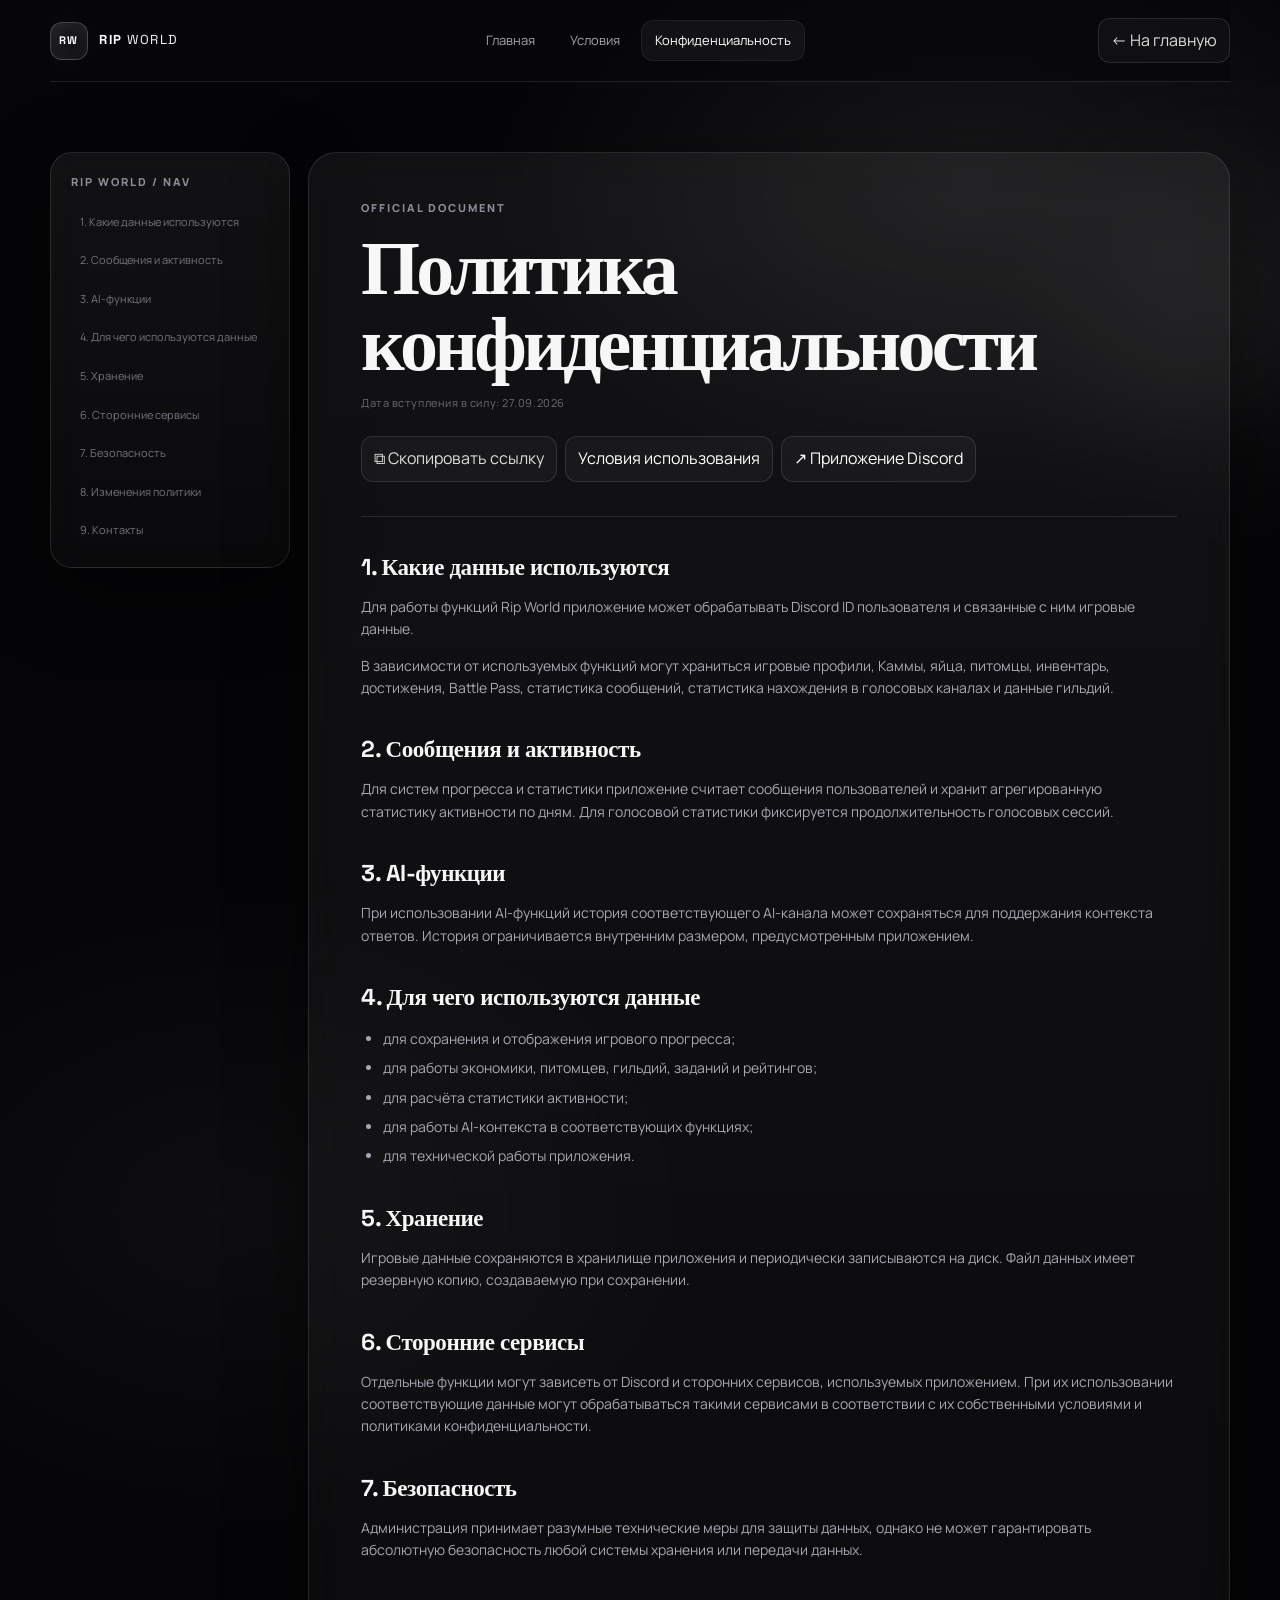
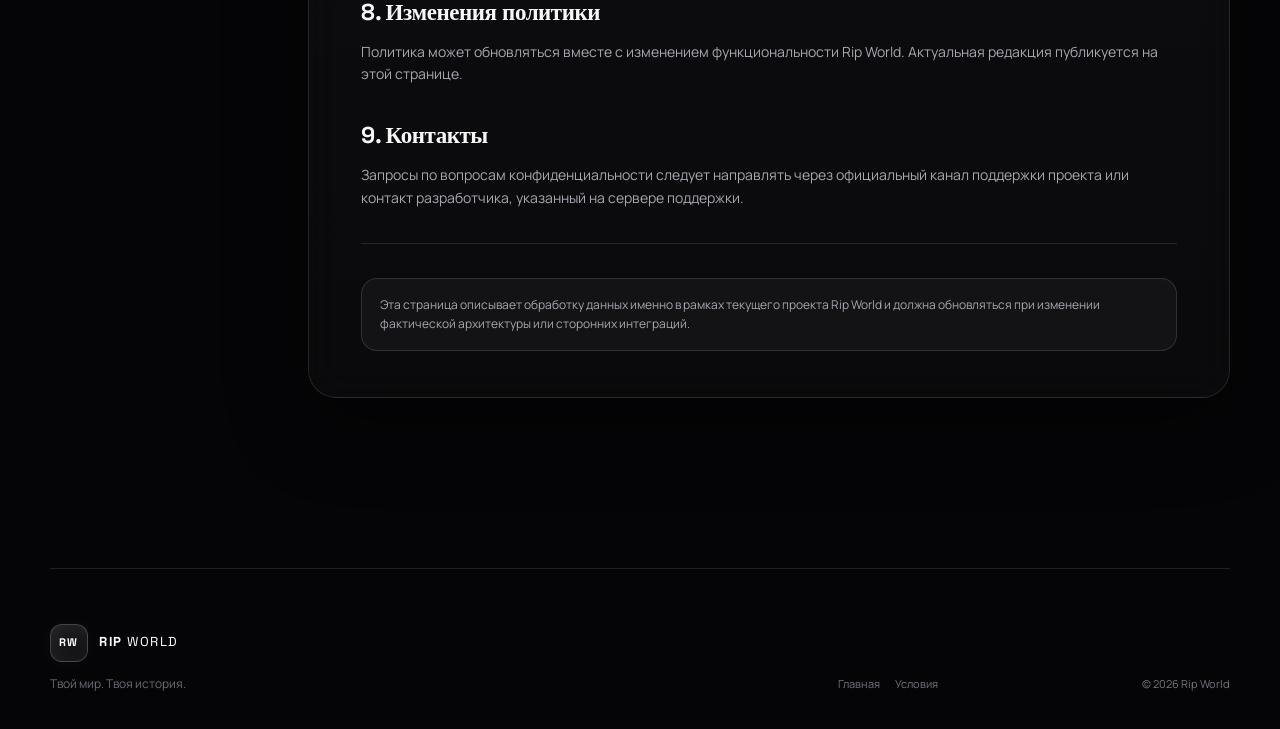
<file: privacy.html>
<!doctype html>
<html lang="ru">
<head><meta charset="utf-8"><meta name="viewport" content="width=device-width,initial-scale=1"><title>Политика конфиденциальности - Rip World</title><meta name="description" content="Официальная политика конфиденциальности Rip World."><meta name="theme-color" content="#08080c"><link rel="preconnect" href="https://fonts.googleapis.com"><link rel="preconnect" href="https://fonts.gstatic.com" crossorigin><link href="https://fonts.googleapis.com/css2?family=Manrope:wght@400;500;600;700;800&family=Sora:wght@500;600;700;800&family=Space+Grotesk:wght@500;600;700&display=swap" rel="stylesheet"><link rel="stylesheet" href="style.css"></head>
<body><div class="bg-grid"></div><div class="orb orb-a"></div><div class="site-shell"><header class="topbar"><a class="brand" href="index.html"><span class="brand-mark">RW</span><span class="brand-name"><b>RIP</b> WORLD</span></a><nav class="nav"><a href="index.html">Главная</a><a href="terms.html">Условия</a><a class="active" href="privacy.html">Конфиденциальность</a></nav><a class="mini-btn" href="index.html">← На главную</a></header><div class="reading-progress"></div><main class="doc-wrap"><div class="doc-layout"><aside class="toc glass"><div class="eyebrow">RIP WORLD / NAV</div><div class="toc-items"></div></aside><article class="doc-article glass reveal in"><div class="eyebrow">OFFICIAL DOCUMENT</div><h1>Политика конфиденциальности</h1><div class="doc-meta">Дата вступления в силу: 27.09.2026</div><div class="doc-actions"><button class="small-btn" data-copy>⧉ Скопировать ссылку</button><a class="small-btn" href="terms.html">Условия использования</a><a class="small-btn" href="https://discord.com/developers/applications/1348290855475220543/information" target="_blank" rel="noopener noreferrer">↗ Приложение Discord</a></div><hr>
<h2>1. Какие данные используются</h2><p>Для работы функций Rip World приложение может обрабатывать Discord ID пользователя и связанные с ним игровые данные.</p><p>В зависимости от используемых функций могут храниться игровые профили, Каммы, яйца, питомцы, инвентарь, достижения, Battle Pass, статистика сообщений, статистика нахождения в голосовых каналах и данные гильдий.</p>
<h2>2. Сообщения и активность</h2><p>Для систем прогресса и статистики приложение считает сообщения пользователей и хранит агрегированную статистику активности по дням. Для голосовой статистики фиксируется продолжительность голосовых сессий.</p>
<h2>3. AI-функции</h2><p>При использовании AI-функций история соответствующего AI-канала может сохраняться для поддержания контекста ответов. История ограничивается внутренним размером, предусмотренным приложением.</p>
<h2>4. Для чего используются данные</h2><ul><li>для сохранения и отображения игрового прогресса;</li><li>для работы экономики, питомцев, гильдий, заданий и рейтингов;</li><li>для расчёта статистики активности;</li><li>для работы AI-контекста в соответствующих функциях;</li><li>для технической работы приложения.</li></ul>
<h2>5. Хранение</h2><p>Игровые данные сохраняются в хранилище приложения и периодически записываются на диск. Файл данных имеет резервную копию, создаваемую при сохранении.</p>
<h2>6. Сторонние сервисы</h2><p>Отдельные функции могут зависеть от Discord и сторонних сервисов, используемых приложением. При их использовании соответствующие данные могут обрабатываться такими сервисами в соответствии с их собственными условиями и политиками конфиденциальности.</p>
<h2>7. Безопасность</h2><p>Администрация принимает разумные технические меры для защиты данных, однако не может гарантировать абсолютную безопасность любой системы хранения или передачи данных.</p>
<h2>8. Изменения политики</h2><p>Политика может обновляться вместе с изменением функциональности Rip World. Актуальная редакция публикуется на этой странице.</p>
<h2>9. Контакты</h2><p>Запросы по вопросам конфиденциальности следует направлять через официальный канал поддержки проекта или контакт разработчика, указанный на сервере поддержки.</p><hr><div class="notice">Эта страница описывает обработку данных именно в рамках текущего проекта Rip World и должна обновляться при изменении фактической архитектуры или сторонних интеграций.</div></article></div></main><footer class="footer"><div><a class="brand footer-brand" href="index.html"><span class="brand-mark">RW</span><span class="brand-name"><b>RIP</b> WORLD</span></a><p>Твой мир. Твоя история.</p></div><div class="footer-links"><a href="index.html">Главная</a><a href="terms.html">Условия</a></div><div class="footer-copy">© <span id="year"></span> Rip World</div></footer></div><script src="script.js"></script></body></html>
</file>
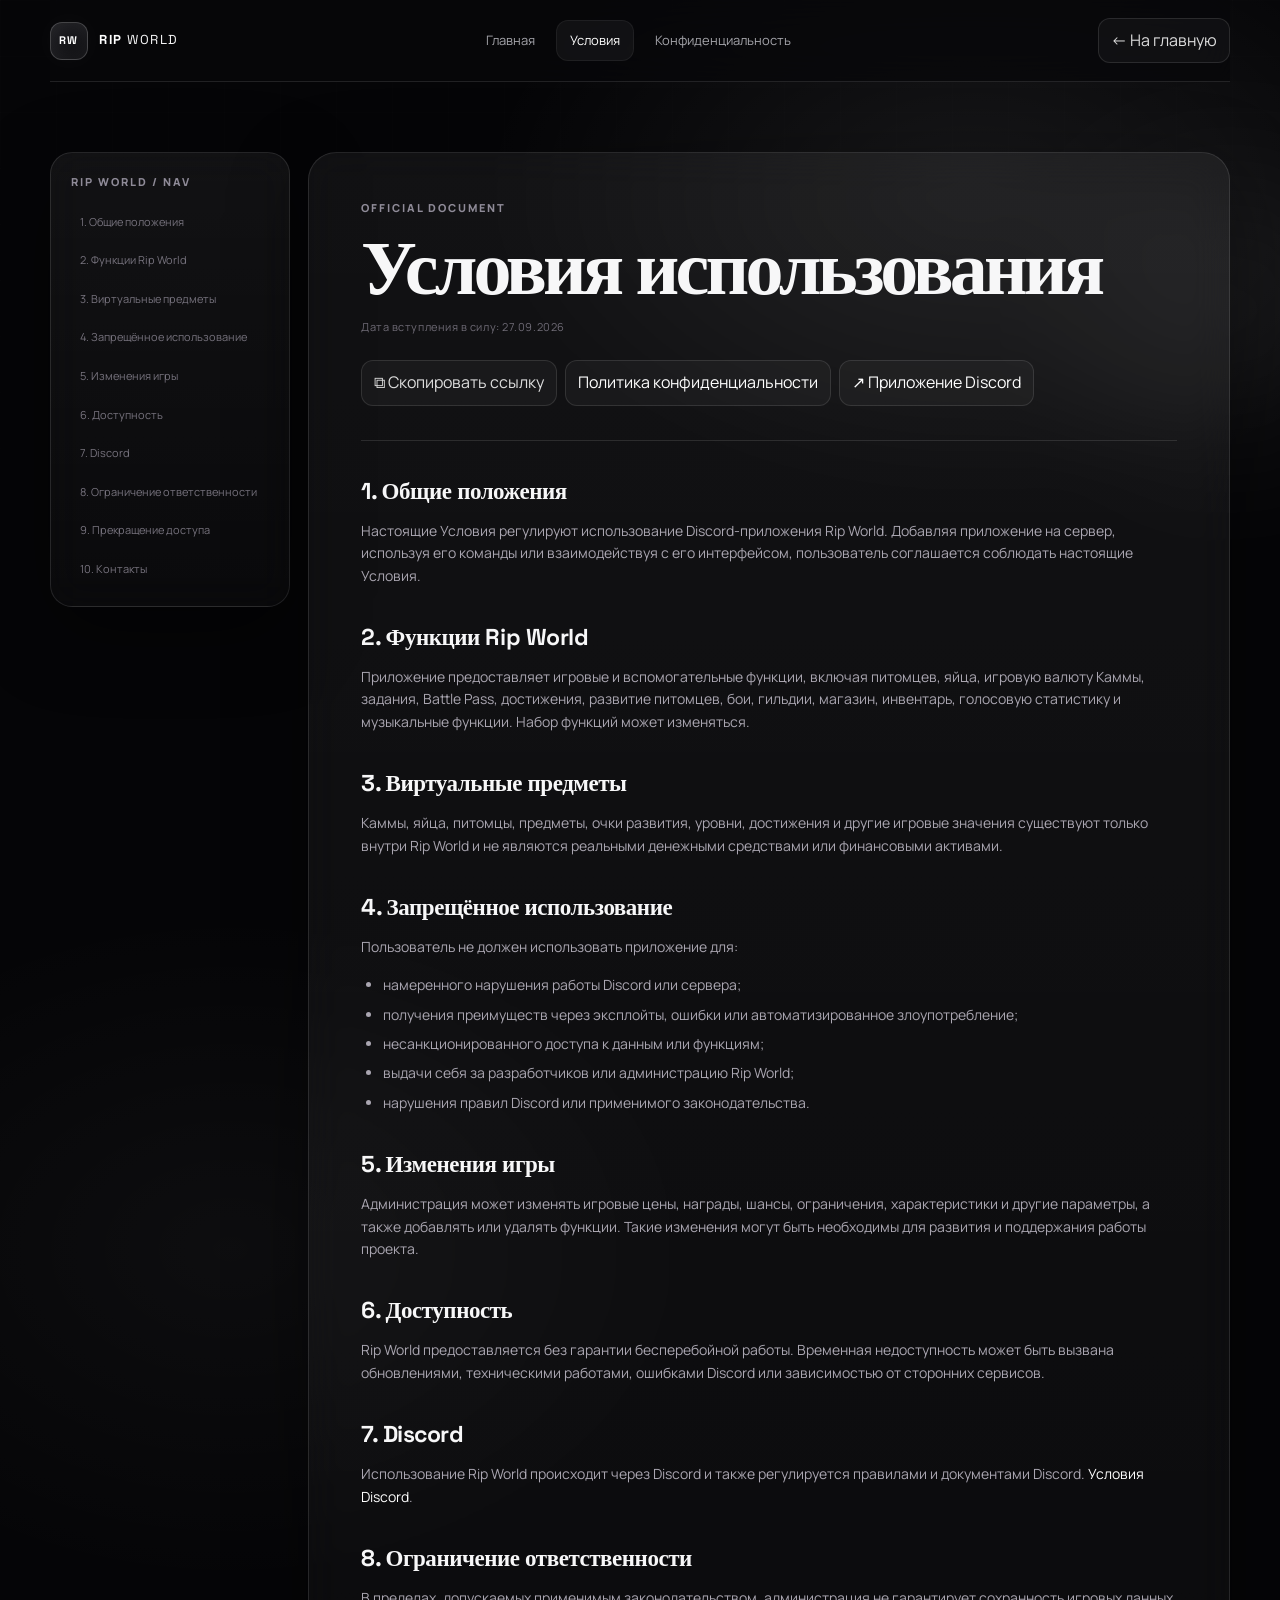
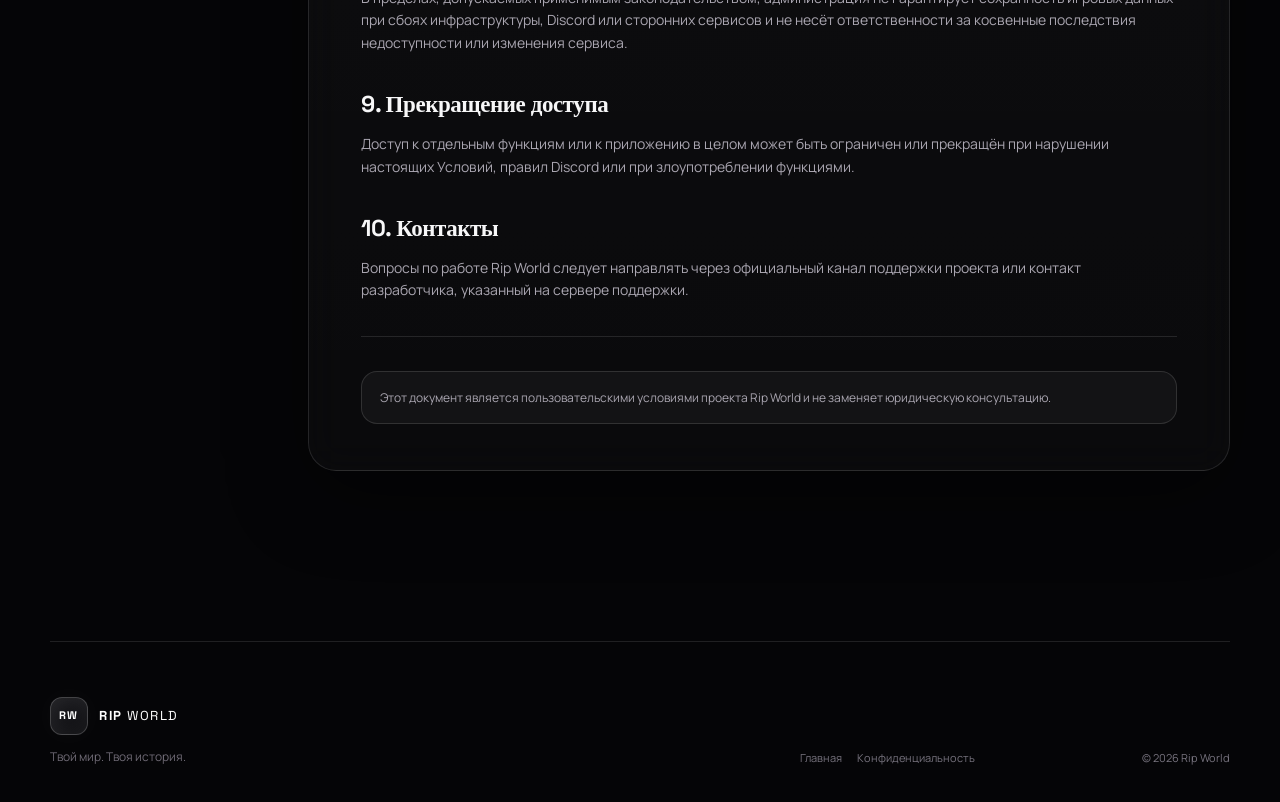
<file: terms.html>
<!doctype html>
<html lang="ru">
<head><meta charset="utf-8"><meta name="viewport" content="width=device-width,initial-scale=1"><title>Условия использования - Rip World</title><meta name="description" content="Официальные условия использования Rip World."><meta name="theme-color" content="#08080c"><link rel="preconnect" href="https://fonts.googleapis.com"><link rel="preconnect" href="https://fonts.gstatic.com" crossorigin><link href="https://fonts.googleapis.com/css2?family=Manrope:wght@400;500;600;700;800&family=Sora:wght@500;600;700;800&family=Space+Grotesk:wght@500;600;700&display=swap" rel="stylesheet"><link rel="stylesheet" href="style.css"></head>
<body><div class="bg-grid"></div><div class="orb orb-a"></div><div class="site-shell"><header class="topbar"><a class="brand" href="index.html"><span class="brand-mark">RW</span><span class="brand-name"><b>RIP</b> WORLD</span></a><nav class="nav"><a href="index.html">Главная</a><a class="active" href="terms.html">Условия</a><a href="privacy.html">Конфиденциальность</a></nav><a class="mini-btn" href="index.html">← На главную</a></header><div class="reading-progress"></div><main class="doc-wrap"><div class="doc-layout"><aside class="toc glass"><div class="eyebrow">RIP WORLD / NAV</div><div class="toc-items"></div></aside><article class="doc-article glass reveal in"><div class="eyebrow">OFFICIAL DOCUMENT</div><h1>Условия использования</h1><div class="doc-meta">Дата вступления в силу: 27.09.2026</div><div class="doc-actions"><button class="small-btn" data-copy>⧉ Скопировать ссылку</button><a class="small-btn" href="privacy.html">Политика конфиденциальности</a><a class="small-btn" href="https://discord.com/developers/applications/1348290855475220543/information" target="_blank" rel="noopener noreferrer">↗ Приложение Discord</a></div><hr>
<h2>1. Общие положения</h2><p>Настоящие Условия регулируют использование Discord-приложения Rip World. Добавляя приложение на сервер, используя его команды или взаимодействуя с его интерфейсом, пользователь соглашается соблюдать настоящие Условия.</p>
<h2>2. Функции Rip World</h2><p>Приложение предоставляет игровые и вспомогательные функции, включая питомцев, яйца, игровую валюту Каммы, задания, Battle Pass, достижения, развитие питомцев, бои, гильдии, магазин, инвентарь, голосовую статистику и музыкальные функции. Набор функций может изменяться.</p>
<h2>3. Виртуальные предметы</h2><p>Каммы, яйца, питомцы, предметы, очки развития, уровни, достижения и другие игровые значения существуют только внутри Rip World и не являются реальными денежными средствами или финансовыми активами.</p>
<h2>4. Запрещённое использование</h2><p>Пользователь не должен использовать приложение для:</p><ul><li>намеренного нарушения работы Discord или сервера;</li><li>получения преимуществ через эксплойты, ошибки или автоматизированное злоупотребление;</li><li>несанкционированного доступа к данным или функциям;</li><li>выдачи себя за разработчиков или администрацию Rip World;</li><li>нарушения правил Discord или применимого законодательства.</li></ul>
<h2>5. Изменения игры</h2><p>Администрация может изменять игровые цены, награды, шансы, ограничения, характеристики и другие параметры, а также добавлять или удалять функции. Такие изменения могут быть необходимы для развития и поддержания работы проекта.</p>
<h2>6. Доступность</h2><p>Rip World предоставляется без гарантии бесперебойной работы. Временная недоступность может быть вызвана обновлениями, техническими работами, ошибками Discord или зависимостью от сторонних сервисов.</p>
<h2>7. Discord</h2><p>Использование Rip World происходит через Discord и также регулируется правилами и документами Discord. <a href="https://discord.com/terms" target="_blank" rel="noopener noreferrer">Условия Discord</a>.</p>
<h2>8. Ограничение ответственности</h2><p>В пределах, допускаемых применимым законодательством, администрация не гарантирует сохранность игровых данных при сбоях инфраструктуры, Discord или сторонних сервисов и не несёт ответственности за косвенные последствия недоступности или изменения сервиса.</p>
<h2>9. Прекращение доступа</h2><p>Доступ к отдельным функциям или к приложению в целом может быть ограничен или прекращён при нарушении настоящих Условий, правил Discord или при злоупотреблении функциями.</p>
<h2>10. Контакты</h2><p>Вопросы по работе Rip World следует направлять через официальный канал поддержки проекта или контакт разработчика, указанный на сервере поддержки.</p><hr><div class="notice">Этот документ является пользовательскими условиями проекта Rip World и не заменяет юридическую консультацию.</div></article></div></main><footer class="footer"><div><a class="brand footer-brand" href="index.html"><span class="brand-mark">RW</span><span class="brand-name"><b>RIP</b> WORLD</span></a><p>Твой мир. Твоя история.</p></div><div class="footer-links"><a href="index.html">Главная</a><a href="privacy.html">Конфиденциальность</a></div><div class="footer-copy">© <span id="year"></span> Rip World</div></footer></div><script src="script.js"></script></body></html>
</file>
<file: style.css>
:root{
  --bg:#07070a;--bg2:#0b0b10;--panel:rgba(17,17,24,.72);--panel-2:rgba(24,24,32,.82);
  --text:#f4f3f5;--muted:#aaa7b3;--line:rgba(255,255,255,.10);--line-strong:rgba(255,255,255,.18);
  --accent:#ff304f;--accent-2:#ff6c7f;--accent-soft:rgba(255,48,79,.16);--success:#7bf2b0;
  --shadow:0 24px 80px rgba(0,0,0,.42);--radius:26px;--max:1180px;
}
*{box-sizing:border-box}html{scroll-behavior:smooth}body{margin:0;background:radial-gradient(800px 500px at 75% 8%,rgba(255,48,79,.10),transparent 60%),radial-gradient(700px 500px at 15% 45%,rgba(120,80,255,.07),transparent 65%),var(--bg);color:var(--text);font-family:Manrope,system-ui,sans-serif;line-height:1.6;overflow-x:hidden}.site-shell{width:min(calc(100% - 40px),var(--max));margin:0 auto}.bg-grid{position:fixed;inset:0;pointer-events:none;opacity:.35;background-image:linear-gradient(rgba(255,255,255,.03) 1px,transparent 1px),linear-gradient(90deg,rgba(255,255,255,.03) 1px,transparent 1px);background-size:56px 56px;mask-image:linear-gradient(to bottom,#000,transparent 82%);z-index:-4}.noise{position:fixed;inset:0;pointer-events:none;opacity:.045;background-image:url("data:image/svg+xml,%3Csvg viewBox='0 0 180 180' xmlns='http://www.w3.org/2000/svg'%3E%3Cfilter id='n'%3E%3CfeTurbulence type='fractalNoise' baseFrequency='.9' numOctaves='2' stitchTiles='stitch'/%3E%3C/filter%3E%3Crect width='100%25' height='100%25' filter='url(%23n)' opacity='.7'/%3E%3C/svg%3E");z-index:5}.cursor-glow{position:fixed;width:420px;height:420px;border-radius:50%;pointer-events:none;transform:translate(-50%,-50%);background:radial-gradient(circle,rgba(255,48,79,.11),transparent 68%);z-index:-2;filter:blur(8px);transition:left .12s ease-out,top .12s ease-out}.orb{position:fixed;border-radius:50%;filter:blur(90px);pointer-events:none;z-index:-3}.orb-a{width:260px;height:260px;right:-80px;top:20%;background:rgba(255,48,79,.13);animation:floatA 9s ease-in-out infinite}.orb-b{width:240px;height:240px;left:-90px;top:58%;background:rgba(104,75,255,.10);animation:floatB 12s ease-in-out infinite}@keyframes floatA{50%{transform:translate(-40px,40px)}}@keyframes floatB{50%{transform:translate(50px,-30px)}}
a{color:inherit;text-decoration:none}.topbar{height:82px;display:flex;align-items:center;justify-content:space-between;border-bottom:1px solid var(--line);position:sticky;top:0;z-index:30;backdrop-filter:blur(18px);background:rgba(7,7,10,.72)}.brand{display:flex;align-items:center;gap:11px;font-family:"Space Grotesk",sans-serif;letter-spacing:.12em;font-size:13px}.brand-mark{display:grid;place-items:center;width:38px;height:38px;border:1px solid rgba(255,48,79,.35);border-radius:12px;background:linear-gradient(145deg,#191117,#0d0c11);box-shadow:inset 0 0 24px rgba(255,48,79,.12),0 0 28px rgba(255,48,79,.06);font-size:11px;font-weight:700;color:#fff}.brand-name b{color:var(--accent)}.nav{display:flex;gap:7px}.nav a{padding:10px 14px;border-radius:12px;color:var(--muted);font-size:13px;transition:.22s}.nav a:hover,.nav a.active{background:rgba(255,255,255,.045);color:#fff}.nav a.active{box-shadow:inset 0 0 0 1px rgba(255,255,255,.06)}.top-actions{display:flex;gap:8px;align-items:center}.icon-btn,.mini-btn,.small-btn{font:inherit;border:1px solid var(--line);background:rgba(255,255,255,.035);color:#ddd;padding:9px 12px;border-radius:12px;cursor:pointer;transition:.22s}.icon-btn{width:40px;height:40px;padding:0}.icon-btn:hover,.mini-btn:hover,.small-btn:hover{border-color:var(--line-strong);background:rgba(255,255,255,.07);transform:translateY(-1px)}.section{padding:102px 0}.hero{min-height:720px;display:grid;grid-template-columns:1.05fr .95fr;align-items:center;gap:50px;padding-top:100px}.eyebrow{font-size:11px;letter-spacing:.18em;color:#8f8b98;font-weight:800;text-transform:uppercase}.status-dot{display:inline-block;width:7px;height:7px;border-radius:50%;background:var(--accent);box-shadow:0 0 14px var(--accent);margin-right:7px}.hero h1{font-family:"Space Grotesk",sans-serif;font-size:clamp(58px,8vw,104px);line-height:.93;letter-spacing:-.06em;margin:18px 0 24px;max-width:800px}.hero h1 span,.feature-copy h2 span{color:var(--accent)}.hero-lead{max-width:650px;color:#b7b3bf;font-size:17px;line-height:1.8}.hero-actions{display:flex;gap:10px;flex-wrap:wrap;margin:32px 0 20px}.btn{display:inline-flex;align-items:center;justify-content:center;gap:14px;min-height:48px;padding:0 18px;border-radius:14px;border:1px solid var(--line);background:rgba(255,255,255,.035);font-weight:700;font-size:13px;transition:.25s}.btn:hover{transform:translateY(-2px);border-color:var(--line-strong);background:rgba(255,255,255,.07)}.btn-primary{background:linear-gradient(135deg,#ff304f,#e41e3b);border-color:transparent;color:#fff;box-shadow:0 12px 34px rgba(255,48,79,.22)}.btn-primary:hover{box-shadow:0 18px 42px rgba(255,48,79,.30)}.hero-pills{display:flex;gap:8px;flex-wrap:wrap}.hero-pills span{border:1px solid var(--line);background:rgba(255,255,255,.03);border-radius:99px;padding:7px 10px;font-size:10px;letter-spacing:.14em;color:#87838e}.hero-visual{height:560px;position:relative;display:grid;place-items:center}.core-ring{position:absolute;border:1px solid rgba(255,48,79,.24);border-radius:50%;box-shadow:0 0 80px rgba(255,48,79,.05)}.ring-1{width:300px;height:300px;animation:spin 22s linear infinite}.ring-2{width:420px;height:420px;border-style:dashed;animation:spin 30s linear reverse infinite}.ring-3{width:510px;height:510px;opacity:.45;animation:pulse 4s ease-in-out infinite}@keyframes spin{to{transform:rotate(360deg)}}@keyframes pulse{50%{transform:scale(1.03);opacity:.22}}.core-card{width:290px;height:350px;position:relative;display:flex;flex-direction:column;align-items:center;padding:20px;border-radius:28px;overflow:hidden;box-shadow:var(--shadow)}.glass{background:linear-gradient(180deg,rgba(255,255,255,.055),rgba(255,255,255,.025));border:1px solid var(--line);backdrop-filter:blur(18px);box-shadow:var(--shadow)}.core-card:before{content:"";position:absolute;inset:-30%;background:conic-gradient(from 180deg,transparent 0 28%,rgba(255,48,79,.16),transparent 42% 65%,rgba(110,80,255,.10),transparent 78%);animation:spin 12s linear infinite}.core-card>*{position:relative}.core-top{width:100%;display:flex;justify-content:space-between;color:#7f7b86;font-size:9px;letter-spacing:.16em}.core-logo{margin-top:64px;width:128px;height:128px;border-radius:35px;display:grid;place-items:center;font:800 34px/1 "Space Grotesk";border:1px solid rgba(255,48,79,.35);background:radial-gradient(circle at 50% 35%,rgba(255,48,79,.18),rgba(8,8,12,.88) 65%);box-shadow:inset 0 0 45px rgba(255,48,79,.10),0 0 50px rgba(255,48,79,.10)}.core-caption{margin-top:30px;text-align:center;color:#8c8893;font-size:10px;letter-spacing:.18em}.core-caption b{color:#fff;font-size:14px;letter-spacing:.13em}.core-lines{width:100%;display:grid;gap:8px;margin-top:auto}.core-lines i{height:2px;background:linear-gradient(90deg,transparent,rgba(255,255,255,.20),transparent)}.floating-tag{position:absolute;padding:9px 11px;border-radius:12px;border:1px solid var(--line);background:rgba(10,10,14,.76);box-shadow:0 10px 30px rgba(0,0,0,.3);font-size:10px;letter-spacing:.14em;color:#b6b2bd;animation:tagFloat 5s ease-in-out infinite}.tag-a{top:26%;left:6%}.tag-b{bottom:18%;right:2%;animation-delay:-2s}.tag-c{top:13%;right:12%;animation-delay:-4s}@keyframes tagFloat{50%{transform:translateY(-8px)}}.ticker{overflow:hidden;border-top:1px solid var(--line);border-bottom:1px solid var(--line);margin:0 -50vw;transform:translateX(50vw);background:rgba(255,255,255,.015)}.ticker-track{display:flex;width:max-content;gap:28px;padding:15px 0;animation:ticker 28s linear infinite;font-family:"Space Grotesk";font-size:11px;letter-spacing:.17em;color:#77737e}@keyframes ticker{to{transform:translateX(-50%)}}.ticker b{color:var(--accent);font-weight:500}.section-heading{display:flex;align-items:end;justify-content:space-between;gap:30px;margin-bottom:30px}.section-heading h2,.feature-copy h2,.cta h2{font-family:"Space Grotesk";font-size:clamp(33px,4.5vw,60px);line-height:1.05;letter-spacing:-.04em;margin:9px 0 10px}.section-heading p,.feature-copy p,.cta p{color:var(--muted);max-width:720px;margin:0}.search-box{width:min(320px,100%);height:46px;display:flex;align-items:center;gap:10px;padding:0 13px;border:1px solid var(--line);border-radius:14px;background:rgba(255,255,255,.03)}.search-box span{color:#77737e}.search-box input{border:0;outline:0;background:transparent;color:#fff;width:100%;font:inherit;font-size:13px}.tabs{display:flex;gap:8px;flex-wrap:wrap;margin-bottom:18px}.tab{border:1px solid var(--line);background:rgba(255,255,255,.028);color:#98949f;border-radius:12px;padding:9px 13px;font:600 12px Manrope;cursor:pointer;transition:.2s}.tab:hover,.tab.active{color:#fff;background:rgba(255,48,79,.10);border-color:rgba(255,48,79,.28)}.system-grid{display:grid;grid-template-columns:repeat(4,1fr);gap:12px}.system-card{padding:22px;min-height:238px;position:relative;overflow:hidden;transition:.28s}.system-card:before{content:"";position:absolute;width:120px;height:120px;right:-50px;top:-50px;border-radius:50%;background:rgba(255,48,79,.10);filter:blur(22px);opacity:.7}.system-card:hover{transform:translateY(-6px);border-color:rgba(255,255,255,.16);box-shadow:0 25px 70px rgba(0,0,0,.45),0 0 0 1px rgba(255,48,79,.05)}.system-index{font:700 10px/1 "Space Grotesk";color:#5e5a64}.system-icon{margin-top:22px;width:46px;height:46px;display:grid;place-items:center;border:1px solid rgba(255,255,255,.10);border-radius:14px;background:rgba(255,255,255,.03);font-size:20px}.system-card h3{font:700 18px "Space Grotesk";margin:18px 0 7px}.system-card p{font-size:13px;color:#97939e;margin:0 0 22px}.system-link{position:absolute;bottom:20px;left:22px;font-size:9px;letter-spacing:.17em;color:#77737d}.system-link b{color:var(--accent);font-size:14px;margin-left:5px}.empty-search{text-align:center;padding:40px;color:#77737d;border:1px dashed var(--line);border-radius:18px;margin-top:12px}.feature-split{display:grid;grid-template-columns:1fr 1fr;gap:50px;align-items:center}.terminal-card{overflow:hidden;border-radius:28px}.terminal-head{height:54px;display:flex;align-items:center;justify-content:space-between;padding:0 18px;border-bottom:1px solid var(--line);font-size:10px;letter-spacing:.14em;color:#75717c}.terminal-head>span:first-child{display:flex;gap:6px}.terminal-head i{width:7px;height:7px;background:#56515c;border-radius:50%}.terminal-body{padding:28px 22px 32px;font:600 12px/2 "Space Grotesk",monospace;color:#8e8994;min-height:290px;background:radial-gradient(circle at 70% 10%,rgba(255,48,79,.08),transparent 40%)}.terminal-body p{margin:0}.terminal-body em{font-style:normal;color:#5f5a64;padding-right:14px}.terminal-ok{color:#d1ced5!important}.terminal-prompt{margin-top:22px;color:#77737d}.terminal-prompt span:first-child{color:var(--accent)}.terminal-prompt b{color:#fff}.blink{animation:blink 1s steps(1) infinite;color:var(--accent)}@keyframes blink{50%{opacity:0}}.mini-stats{display:grid;grid-template-columns:repeat(3,1fr);gap:10px;margin-top:28px}.mini-stats div{padding:15px;border:1px solid var(--line);border-radius:16px;background:rgba(255,255,255,.025)}.mini-stats b{font:700 22px "Space Grotesk"}.mini-stats span{display:block;margin-top:4px;color:#7c7882;font-size:10px;text-transform:uppercase;letter-spacing:.1em}.docs-grid{display:grid;grid-template-columns:1fr 1fr;gap:12px}.doc-card{padding:24px;display:grid;grid-template-columns:46px 1fr 25px;gap:18px;align-items:center;border-radius:22px;transition:.25s}.doc-card:hover{transform:translateY(-4px);border-color:rgba(255,255,255,.16)}.doc-num{width:42px;height:42px;display:grid;place-items:center;border:1px solid rgba(255,48,79,.25);border-radius:14px;color:var(--accent);font:700 12px "Space Grotesk"}.doc-card small{font-size:9px;color:#6f6b76;letter-spacing:.16em}.doc-card h3{font:700 18px "Space Grotesk";margin:6px 0}.doc-card p{margin:0;color:#8f8b96;font-size:12px}.doc-arrow{color:var(--accent);font-size:20px}.faq-list{display:grid;gap:10px}.faq-list details{padding:19px 22px;border-radius:18px}.faq-list summary{cursor:pointer;list-style:none;font:700 15px "Space Grotesk";display:flex;justify-content:space-between;gap:20px}.faq-list summary::-webkit-details-marker{display:none}.faq-list summary:after{content:'+';color:var(--accent);font-size:20px}.faq-list details[open] summary:after{content:'−'}.faq-list p{color:#8f8b96;margin:13px 0 0;max-width:880px;font-size:13px}.cta{position:relative;overflow:hidden;display:flex;align-items:center;justify-content:space-between;gap:30px;padding:42px;border-radius:30px;border:1px solid rgba(255,48,79,.22);background:linear-gradient(120deg,rgba(255,48,79,.08),rgba(255,255,255,.028) 45%,rgba(90,70,180,.07));box-shadow:0 30px 90px rgba(0,0,0,.38)}.cta-glow{position:absolute;width:420px;height:420px;right:-170px;top:-190px;background:radial-gradient(circle,rgba(255,48,79,.19),transparent 68%);filter:blur(25px);pointer-events:none}.cta>*{position:relative}.cta h2{font-size:clamp(30px,4vw,50px);margin-bottom:10px}.cta-actions{display:flex;gap:8px;flex-wrap:wrap}.footer{padding:55px 0 36px;display:grid;grid-template-columns:1.3fr 1fr auto;align-items:end;gap:30px;border-top:1px solid var(--line);margin-top:100px;color:#77737e}.footer-brand{color:#fff}.footer p{margin:12px 0 0;font-size:12px;color:#6f6a75}.footer-links{display:flex;gap:15px;justify-content:center;flex-wrap:wrap;font-size:11px}.footer-links a:hover{color:#fff}.footer-copy{font-size:11px;text-align:right}.reveal{opacity:0;transform:translateY(18px);transition:opacity .65s ease,transform .65s ease}.reveal.in{opacity:1;transform:none}.calm .core-ring,.calm .orb,.calm .floating-tag,.calm .ticker-track,.calm .cursor-glow{animation:none!important}.calm .cursor-glow{opacity:0}.hidden-filter{display:none!important}
@media (max-width:1000px){.nav{display:none}.hero{grid-template-columns:1fr}.hero-visual{order:-1;height:480px}.system-grid{grid-template-columns:repeat(2,1fr)}.feature-split{grid-template-columns:1fr}.docs-grid{grid-template-columns:1fr}.footer{grid-template-columns:1fr 1fr}.footer-copy{text-align:left}.section-heading{align-items:start;flex-direction:column}.search-box{width:100%}}
@media (max-width:640px){.site-shell{width:min(calc(100% - 22px),var(--max))}.topbar{height:70px}.mini-btn{display:none}.hero{min-height:auto;padding-top:70px;gap:14px}.hero h1{font-size:56px}.hero-lead{font-size:14px}.hero-visual{height:390px}.ring-1{width:220px;height:220px}.ring-2{width:300px;height:300px}.ring-3{width:350px;height:350px}.core-card{width:240px;height:300px}.core-logo{width:100px;height:100px;margin-top:45px}.tag-a{left:0}.tag-c{right:0}.ticker{margin:0 -11px;transform:none}.section{padding:72px 0}.system-grid{grid-template-columns:1fr}.mini-stats{grid-template-columns:1fr}.cta{padding:28px;align-items:flex-start;flex-direction:column}.footer{grid-template-columns:1fr;margin-top:70px}.footer-links{justify-content:flex-start}.footer-copy{text-align:left}.navlinks{display:none}}
@media (prefers-reduced-motion:reduce){html{scroll-behavior:auto}.reveal{transition:none}.orb,.core-ring,.floating-tag,.ticker-track,.blink{animation:none!important}.cursor-glow{display:none}}

/* Legal pages */
.doc-wrap{padding:70px 0}.reading-progress{position:fixed;left:0;top:0;height:2px;width:0;background:linear-gradient(90deg,var(--accent),#ff7a8b);box-shadow:0 0 14px rgba(255,48,79,.6);z-index:100}.doc-layout{display:grid;grid-template-columns:240px minmax(0,1fr);gap:18px;align-items:start}.toc{position:sticky;top:104px;padding:20px;border-radius:22px}.toc-items{display:grid;gap:5px;margin-top:14px}.toc-items a{font-size:11px;color:#77737e;padding:8px 9px;border-radius:9px;transition:.2s}.toc-items a:hover{background:rgba(255,255,255,.04);color:#fff}.doc-article{padding:46px 52px;border-radius:28px;min-width:0}.doc-article h1{font:700 clamp(42px,6vw,76px) "Space Grotesk";line-height:1;letter-spacing:-.05em;margin:13px 0 12px}.doc-meta{color:#6e6a75;font-size:11px;letter-spacing:.05em}.doc-actions{display:flex;gap:8px;flex-wrap:wrap;margin-top:25px}.doc-article hr{border:0;border-top:1px solid var(--line);margin:34px 0}.doc-article h2{font:700 23px "Space Grotesk";margin:35px 0 10px;letter-spacing:-.02em}.doc-article p,.doc-article li{color:#aaa6b1;font-size:14px}.doc-article ul{padding-left:22px}.doc-article li{margin:7px 0}.doc-article a{color:#ff6678}.notice{padding:16px 18px;border-radius:16px;background:rgba(255,48,79,.06);border:1px solid rgba(255,48,79,.14);color:#aaa6b1;font-size:12px}@media(max-width:850px){.doc-layout{grid-template-columns:1fr}.toc{position:static}.toc-items{grid-template-columns:1fr 1fr}.doc-article{padding:30px 24px}}@media(max-width:520px){.toc-items{grid-template-columns:1fr}.doc-article h1{font-size:45px}.doc-wrap{padding:45px 0}}


/* Rip World monochrome edition */
:root{
  --bg:#050507;--bg2:#0a0a0d;--panel:rgba(16,16,19,.75);--panel-2:rgba(23,23,27,.85);
  --text:#f7f7f8;--muted:#a4a4aa;--line:rgba(255,255,255,.11);--line-strong:rgba(255,255,255,.24);
  --accent:#ffffff;--accent-2:#d9d9dd;--accent-soft:rgba(255,255,255,.12);--success:#ffffff;
}
body{background:radial-gradient(780px 480px at 76% 8%,rgba(255,255,255,.075),transparent 63%),radial-gradient(700px 500px at 18% 52%,rgba(255,255,255,.035),transparent 68%),var(--bg)}
.bg-grid{opacity:.24;background-image:linear-gradient(rgba(255,255,255,.045) 1px,transparent 1px),linear-gradient(90deg,rgba(255,255,255,.045) 1px,transparent 1px)}
.cursor-glow{background:radial-gradient(circle,rgba(255,255,255,.10),transparent 68%)}
.orb-a{background:rgba(255,255,255,.075)}.orb-b{background:rgba(255,255,255,.045)}
.brand-mark{border-color:rgba(255,255,255,.22);background:linear-gradient(145deg,#1a1a1e,#0b0b0e);box-shadow:inset 0 0 24px rgba(255,255,255,.07),0 0 28px rgba(255,255,255,.035)}
.brand-name b,.hero h1 span,.feature-copy h2 span{color:#fff}
.status-dot{background:#fff;box-shadow:0 0 14px rgba(255,255,255,.6)}
.btn-primary{background:linear-gradient(135deg,#ffffff,#cfcfd3);color:#08080a;box-shadow:0 12px 34px rgba(255,255,255,.10)}
.btn-primary:hover{box-shadow:0 18px 42px rgba(255,255,255,.15)}
.core-ring{border-color:rgba(255,255,255,.24);box-shadow:0 0 80px rgba(255,255,255,.035)}
.core-card:before{background:conic-gradient(from 180deg,transparent 0 28%,rgba(255,255,255,.14),transparent 42% 65%,rgba(255,255,255,.07),transparent 78%)}
.core-logo{border-color:rgba(255,255,255,.22);background:radial-gradient(circle at 50% 35%,rgba(255,255,255,.13),rgba(8,8,12,.9) 65%);box-shadow:inset 0 0 45px rgba(255,255,255,.07),0 0 50px rgba(255,255,255,.06)}
.ticker b,.system-link b,.doc-arrow,.doc-article a{color:#fff}
.tabs:hover,.tab:hover,.tab.active{background:rgba(255,255,255,.08);border-color:rgba(255,255,255,.22);color:#fff}
.system-card:before{background:rgba(255,255,255,.09)}
.system-card:hover{border-color:rgba(255,255,255,.19);box-shadow:0 25px 70px rgba(0,0,0,.48),0 0 0 1px rgba(255,255,255,.035)}
.system-card h3{font-family:"Sora",Manrope,sans-serif;letter-spacing:-.025em}
.section-heading h2,.feature-copy h2,.cta h2{font-family:"Sora",Manrope,sans-serif}
.system-index{font-family:"Sora",sans-serif;color:#66666d}
.core-logo{font-family:"Sora",sans-serif}
.floating-tag{border-color:rgba(255,255,255,.13);background:rgba(9,9,12,.80)}
.doc-num{border-color:rgba(255,255,255,.22);color:#fff}
.cta{border-color:rgba(255,255,255,.16);background:linear-gradient(120deg,rgba(255,255,255,.07),rgba(255,255,255,.025) 55%,rgba(255,255,255,.045))}
.cta-glow{background:radial-gradient(circle,rgba(255,255,255,.12),transparent 68%)}
.reading-progress{background:linear-gradient(90deg,#ffffff,#9a9aa1);box-shadow:0 0 14px rgba(255,255,255,.35)}
.notice{background:rgba(255,255,255,.04);border-color:rgba(255,255,255,.12)}
.project-avatar-wrap{padding:0;overflow:hidden;position:relative}
.project-avatar{width:100%;height:100%;display:block;object-fit:cover;border-radius:inherit;filter:grayscale(1) contrast(1.05)}
.avatar-fallback{display:grid;place-items:center;width:100%;height:100%;font:800 34px/1 "Sora",sans-serif;color:#fff}
.icon-btn{display:grid;place-items:center;text-decoration:none;color:#fff}
.icon-btn:hover{color:#fff}
.docs-grid{grid-template-columns:repeat(3,1fr)}
@media(max-width:1000px){.docs-grid{grid-template-columns:1fr 1fr}}
@media(max-width:640px){.docs-grid{grid-template-columns:1fr}.project-avatar{filter:grayscale(1)}}
</file>
